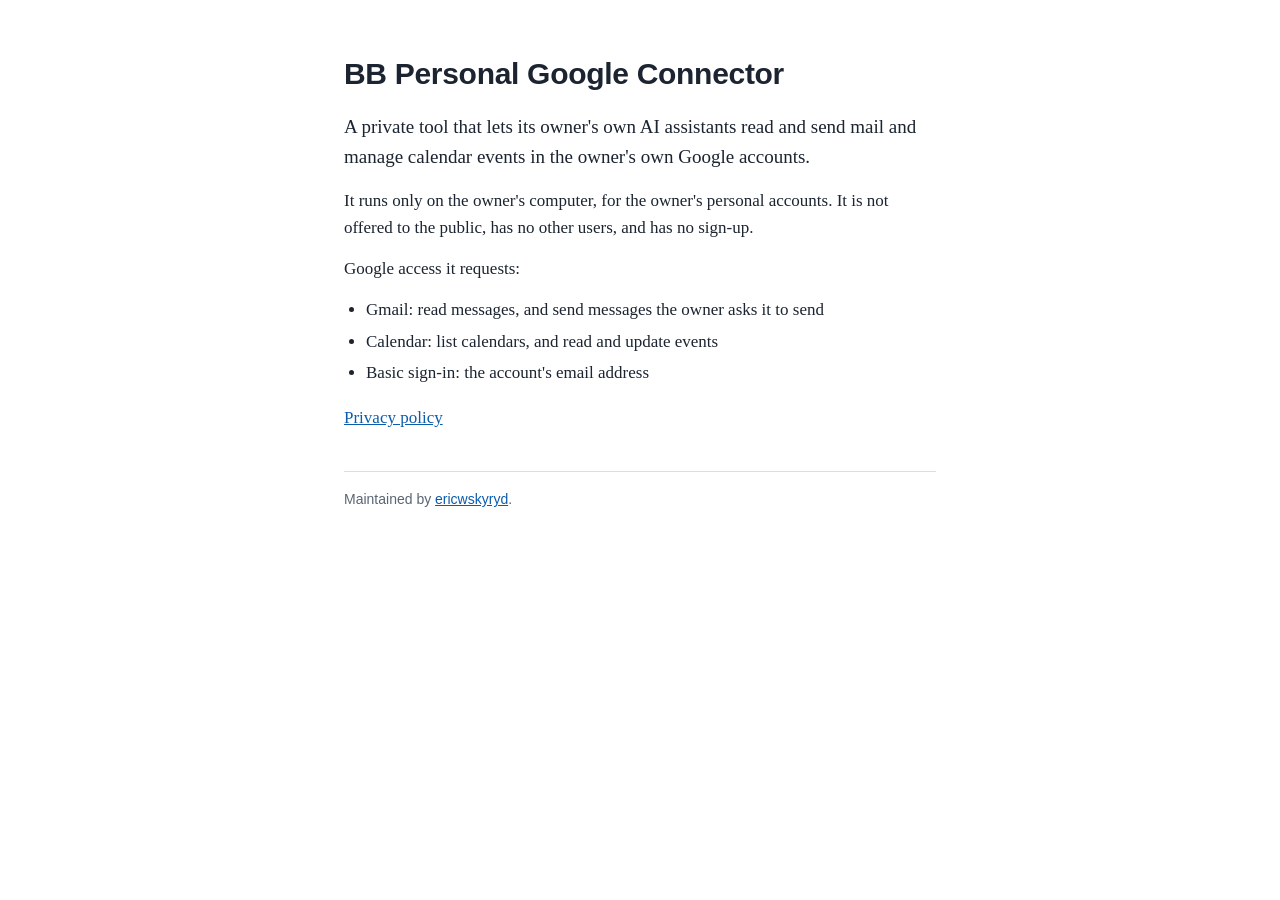
<file: index.html>
<!doctype html>
<html lang="en">
<head>
<meta charset="utf-8">
<meta name="viewport" content="width=device-width, initial-scale=1">
<title>BB Personal Google Connector</title>
<link rel="stylesheet" href="style.css">
</head>
<body>
<main>
  <h1>BB Personal Google Connector</h1>
  <p class="lede">A private tool that lets its owner's own AI assistants read and send mail and manage calendar events in the owner's own Google accounts.</p>
  <p>It runs only on the owner's computer, for the owner's personal accounts. It is not offered to the public, has no other users, and has no sign-up.</p>
  <p>Google access it requests:</p>
  <ul>
    <li>Gmail: read messages, and send messages the owner asks it to send</li>
    <li>Calendar: list calendars, and read and update events</li>
    <li>Basic sign-in: the account's email address</li>
  </ul>
  <p><a href="privacy.html">Privacy policy</a></p>
  <footer>Maintained by <a href="https://github.com/ericwskyryd">ericwskyryd</a>.</footer>
</main>
</body>
</html>
</file>
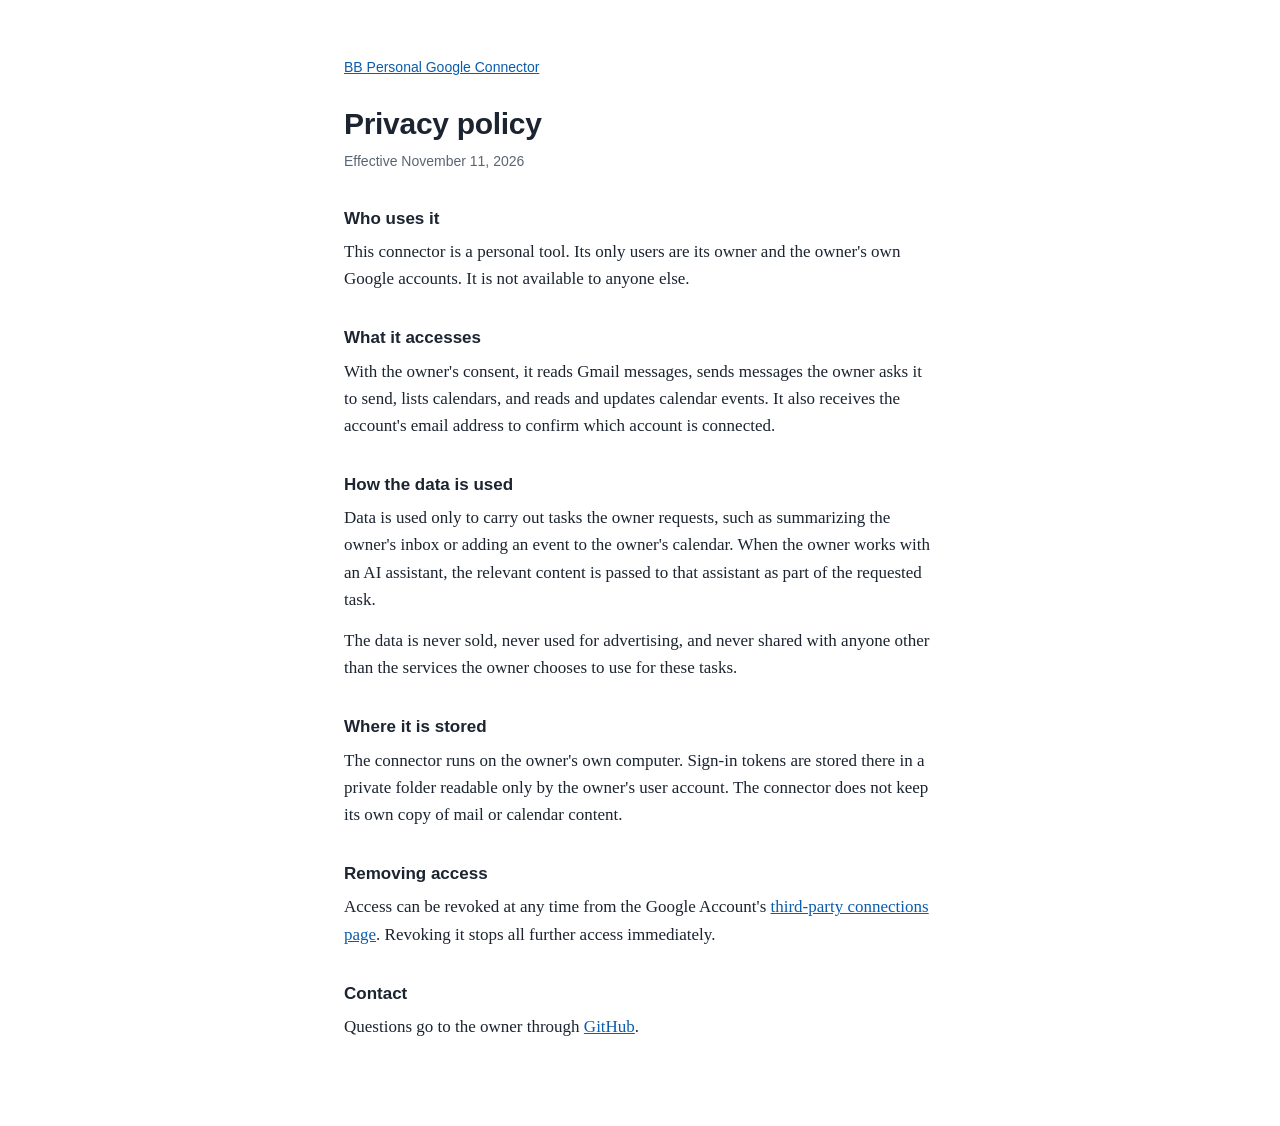
<file: privacy.html>
<!doctype html>
<html lang="en">
<head>
<meta charset="utf-8">
<meta name="viewport" content="width=device-width, initial-scale=1">
<title>Privacy policy: BB Personal Google Connector</title>
<link rel="stylesheet" href="style.css">
</head>
<body>
<main>
  <p class="back"><a href="index.html">BB Personal Google Connector</a></p>
  <h1>Privacy policy</h1>
  <p class="date">Effective November 11, 2026</p>

  <h2>Who uses it</h2>
  <p>This connector is a personal tool. Its only users are its owner and the owner's own Google accounts. It is not available to anyone else.</p>

  <h2>What it accesses</h2>
  <p>With the owner's consent, it reads Gmail messages, sends messages the owner asks it to send, lists calendars, and reads and updates calendar events. It also receives the account's email address to confirm which account is connected.</p>

  <h2>How the data is used</h2>
  <p>Data is used only to carry out tasks the owner requests, such as summarizing the owner's inbox or adding an event to the owner's calendar. When the owner works with an AI assistant, the relevant content is passed to that assistant as part of the requested task.</p>
  <p>The data is never sold, never used for advertising, and never shared with anyone other than the services the owner chooses to use for these tasks.</p>

  <h2>Where it is stored</h2>
  <p>The connector runs on the owner's own computer. Sign-in tokens are stored there in a private folder readable only by the owner's user account. The connector does not keep its own copy of mail or calendar content.</p>

  <h2>Removing access</h2>
  <p>Access can be revoked at any time from the Google Account's <a href="https://myaccount.google.com/permissions">third-party connections page</a>. Revoking it stops all further access immediately.</p>

  <h2>Contact</h2>
  <p>Questions go to the owner through <a href="https://github.com/ericwskyryd">GitHub</a>.</p>
</main>
</body>
</html>
</file>
<file: style.css>
:root { --ink: #1b2430; --muted: #5a6573; --rule: #d9dee5; --link: #0b5cad; }
* { box-sizing: border-box; }
body {
  margin: 0;
  color: var(--ink);
  background: #fff;
  font: 17px/1.6 Georgia, "Times New Roman", serif;
}
main { max-width: 640px; margin: 0 auto; padding: 56px 24px 72px; }
h1, h2, .back, .date, footer {
  font-family: -apple-system, "Helvetica Neue", Helvetica, Arial, sans-serif;
}
h1 { font-size: 30px; line-height: 1.2; margin: 0 0 20px; letter-spacing: -0.01em; }
h2 { font-size: 17px; margin: 32px 0 6px; }
p { margin: 0 0 14px; }
.lede { font-size: 19px; }
.back { font-size: 14px; margin-bottom: 28px; }
.date { font-size: 14px; color: var(--muted); margin-top: -12px; }
ul { margin: 0 0 18px; padding-left: 22px; }
li { margin: 4px 0; }
a { color: var(--link); }
footer { margin-top: 40px; padding-top: 16px; border-top: 1px solid var(--rule); font-size: 14px; color: var(--muted); }
</file>
